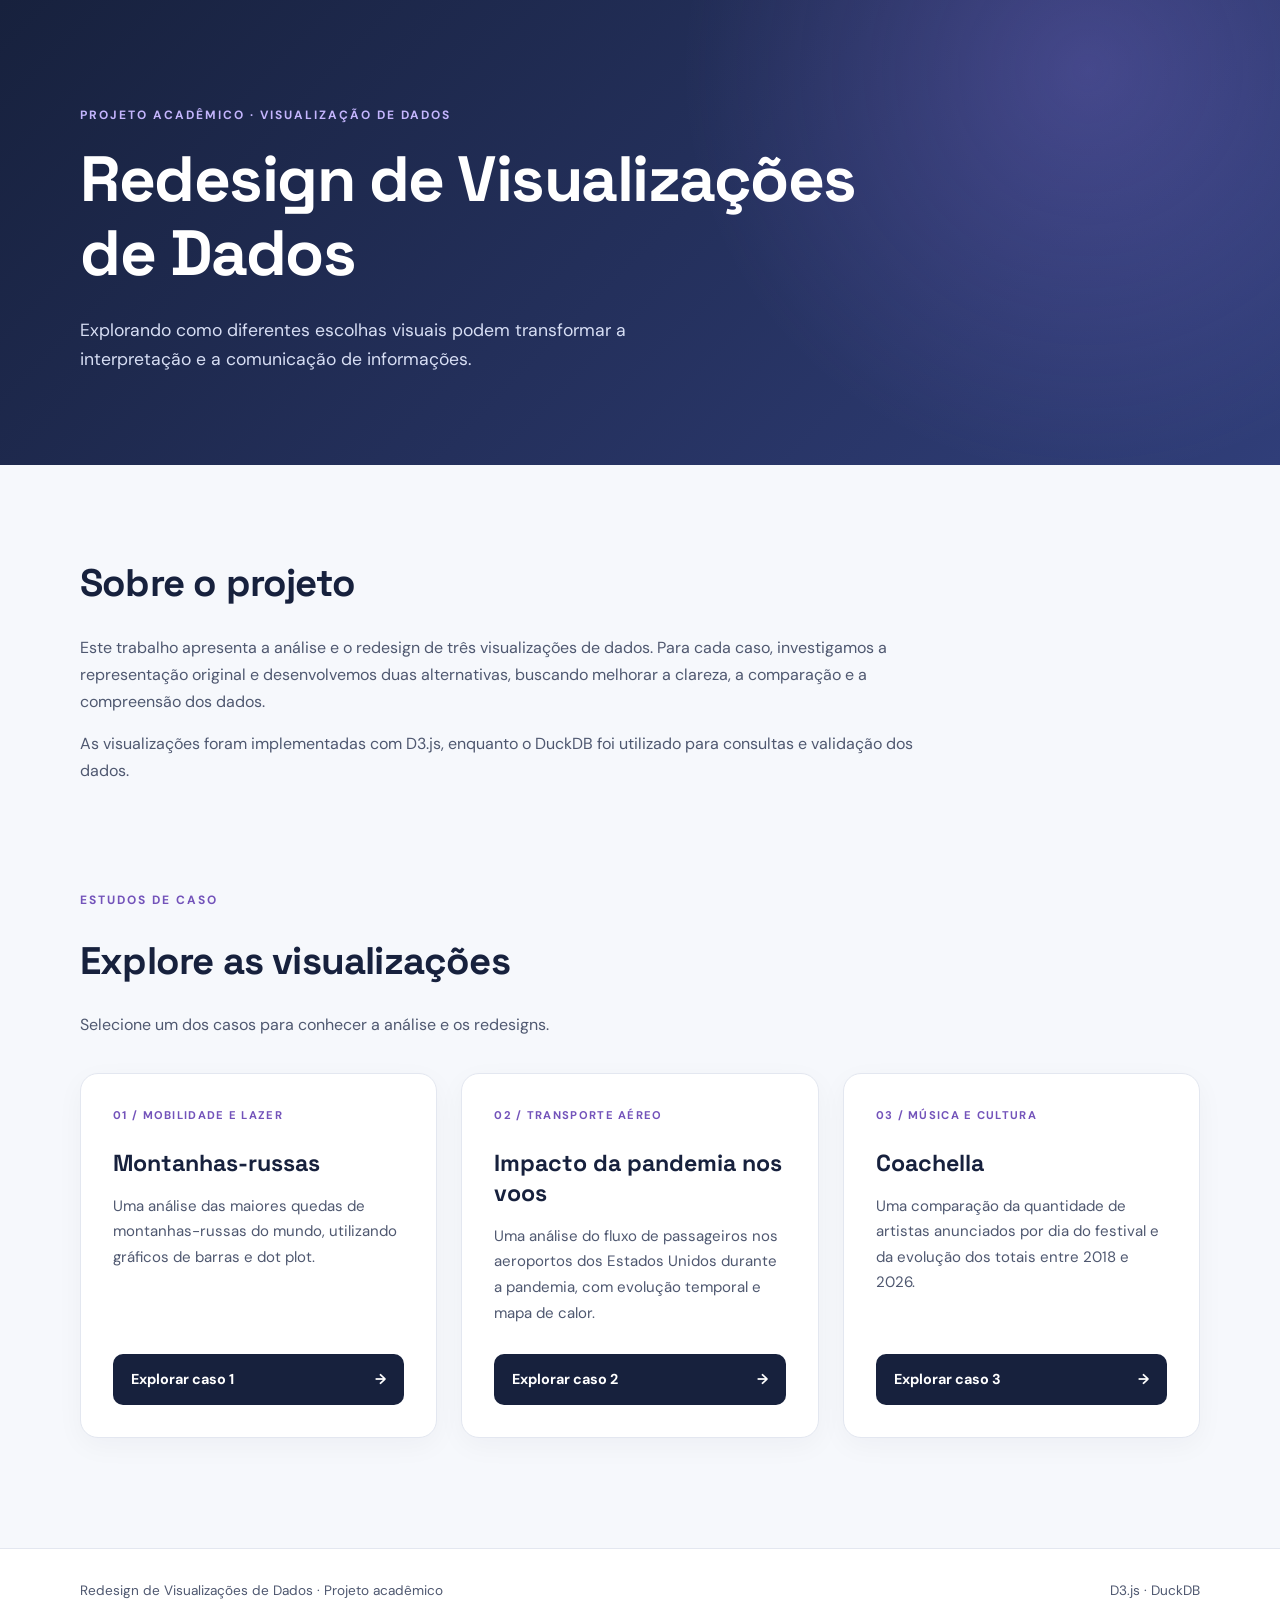
<file: index.html>
<!doctype html>
<html lang="pt-BR">
  <head>
    <meta charset="UTF-8" />
    <meta name="viewport" content="width=device-width, initial-scale=1.0" />
    <title>Redesign de Visualizações de Dados</title>

    <link rel="stylesheet" href="css/home.css" />
  </head>
  <body>
    <header class="cabecalho">
      <div class="container">
        <span class="etiqueta">Projeto Acadêmico · Visualização de Dados</span>
        <h1>Redesign de Visualizações de Dados</h1>
        <p>
          Explorando como diferentes escolhas visuais podem transformar a
          interpretação e a comunicação de informações.
        </p>
      </div>
    </header>

    <main>
      <section class="introducao container">
        <h2>Sobre o projeto</h2>
        <p>
          Este trabalho apresenta a análise e o redesign de três visualizações
          de dados. Para cada caso, investigamos a representação original e
          desenvolvemos duas alternativas, buscando melhorar a clareza, a
          comparação e a compreensão dos dados.
        </p>
        <p>
          As visualizações foram implementadas com D3.js, enquanto o DuckDB foi
          utilizado para consultas e validação dos dados.
        </p>
      </section>

      <section class="casos container">
        <div class="titulo-secao">
          <span class="etiqueta">Estudos de caso</span>
          <h2>Explore as visualizações</h2>
          <p>Selecione um dos casos para conhecer a análise e os redesigns.</p>
        </div>

        <div class="grade-casos">
          <article class="card-caso">
            <span class="numero-caso">01 / MOBILIDADE E LAZER</span>
            <h3>Montanhas-russas</h3>
            <p>
              Uma análise das maiores quedas de montanhas-russas do mundo,
              utilizando gráficos de barras e dot plot.
            </p>
            <a href="casos/caso1.html" class="botao-caso">
              Explorar caso 1 <span aria-hidden="true">→</span>
            </a>
          </article>

          <article class="card-caso">
            <span class="numero-caso">02 / TRANSPORTE AÉREO</span>
            <h3>Impacto da pandemia nos voos</h3>
            <p>
              Uma análise do fluxo de passageiros nos aeroportos dos Estados
              Unidos durante a pandemia, com evolução temporal e mapa de calor.
            </p>
            <a href="casos/caso2.html" class="botao-caso">
              Explorar caso 2 <span aria-hidden="true">→</span>
            </a>
          </article>

          <article class="card-caso">
            <span class="numero-caso">03 / MÚSICA E CULTURA</span>
            <h3>Coachella</h3>
            <p>
              Uma comparação da quantidade de artistas anunciados por dia do
              festival e da evolução dos totais entre 2018 e 2026.
            </p>
            <a href="casos/caso3.html" class="botao-caso">
              Explorar caso 3 <span aria-hidden="true">→</span>
            </a>
          </article>
        </div>
      </section>
    </main>

    <footer class="rodape">
      <div class="container">
        <p>Redesign de Visualizações de Dados · Projeto acadêmico</p>
        <p>D3.js · DuckDB</p>
      </div>
    </footer>
  </body>
</html>
</file>
<file: css/home.css>
@import url("https://fonts.googleapis.com/css2?family=DM+Sans:wght@400;500;600;700&family=Space+Grotesk:wght@400;500;600;700&display=swap");

:root {
  --fundo: #f6f8fc;
  --branco: #ffffff;
  --azul-escuro: #17213d;
  --azul: #4056b5;
  --roxo: #7353ba;
  --texto: #4f5870;
  --borda: #e3e7f0;
}

* {
  margin: 0;
  padding: 0;
  box-sizing: border-box;
}

body {
  font-family: "DM Sans", sans-serif;
  background: var(--fundo);
  color: var(--azul-escuro);
  line-height: 1.7;
}

.container {
  width: min(1120px, 90%);
  margin: 0 auto;
}

/* CABEÇALHO */

.cabecalho {
  padding: 100px 0 90px;
  color: var(--branco);
  background:
    radial-gradient(
      circle at 85% 15%,
      rgba(156, 131, 255, 0.25),
      transparent 35%
    ),
    linear-gradient(135deg, #17213d, #303e79);
}

.etiqueta {
  display: inline-block;
  font-size: 0.75rem;
  font-weight: 700;
  letter-spacing: 2px;
  text-transform: uppercase;
  color: var(--roxo);
  margin-bottom: 18px;
}

.cabecalho .etiqueta {
  color: #c4b5fd;
}

.cabecalho h1 {
  font-family: "Space Grotesk", sans-serif;
  font-size: clamp(2.5rem, 5vw, 4.2rem);
  line-height: 1.15;
  letter-spacing: -1.5px;
  max-width: 800px;
  margin-bottom: 25px;
}

.cabecalho p {
  max-width: 650px;
  font-size: 1.1rem;
  color: #d7def4;
}

/* INTRODUÇÃO */

.introducao {
  padding: 85px 0 50px;
}

.introducao h2,
.titulo-secao h2 {
  font-family: "Space Grotesk", sans-serif;
  font-size: clamp(1.8rem, 3vw, 2.4rem);
  letter-spacing: -0.8px;
  margin-bottom: 18px;
}

.introducao p {
  max-width: 850px;
  color: var(--texto);
  margin-bottom: 15px;
}

/* CASOS */

.casos {
  padding: 35px 0 110px;
}

.titulo-secao {
  margin-bottom: 35px;
}

.titulo-secao p {
  color: var(--texto);
}

.grade-casos {
  display: grid;
  grid-template-columns: repeat(3, minmax(0, 1fr));
  gap: 24px;
}

.card-caso {
  display: flex;
  flex-direction: column;
  padding: 32px;
  min-height: 340px;
  background: var(--branco);
  border: 1px solid var(--borda);
  border-radius: 18px;
  box-shadow: 0 8px 28px rgba(23, 33, 61, 0.04);
  transition:
    transform 0.25s ease,
    box-shadow 0.25s ease;
}

.card-caso:hover {
  transform: translateY(-6px);
  box-shadow: 0 18px 40px rgba(23, 33, 61, 0.1);
}

.numero-caso {
  font-size: 0.7rem;
  font-weight: 700;
  letter-spacing: 1.3px;
  color: var(--roxo);
  margin-bottom: 22px;
}

.card-caso h3 {
  font-family: "Space Grotesk", sans-serif;
  font-size: 1.45rem;
  line-height: 1.3;
  margin-bottom: 16px;
}

.card-caso p {
  color: var(--texto);
  font-size: 0.94rem;
  margin-bottom: 28px;
}

.botao-caso {
  display: flex;
  align-items: center;
  justify-content: space-between;
  gap: 12px;
  margin-top: auto;
  padding: 13px 18px;
  border-radius: 10px;
  background: var(--azul-escuro);
  color: var(--branco);
  text-decoration: none;
  font-size: 0.9rem;
  font-weight: 700;
  transition: background 0.2s ease;
}

.botao-caso:hover {
  background: var(--azul);
}

.botao-caso:focus-visible {
  outline: 3px solid var(--roxo);
  outline-offset: 3px;
}

/* RODAPÉ */

.rodape {
  padding: 30px 0;
  border-top: 1px solid var(--borda);
  background: var(--branco);
}

.rodape .container {
  display: flex;
  justify-content: space-between;
  gap: 15px;
}

.rodape p {
  font-size: 0.85rem;
  color: var(--texto);
}

/* RESPONSIVIDADE */

@media (max-width: 900px) {
  .grade-casos {
    grid-template-columns: repeat(2, minmax(0, 1fr));
  }
}

@media (max-width: 600px) {
  .cabecalho {
    padding: 75px 0;
  }

  .introducao {
    padding-top: 60px;
  }

  .casos {
    padding-bottom: 70px;
  }

  .grade-casos {
    grid-template-columns: 1fr;
  }

  .card-caso {
    min-height: auto;
  }

  .rodape .container {
    flex-direction: column;
  }
}

@media (prefers-reduced-motion: reduce) {
  .card-caso,
  .botao-caso {
    transition: none;
  }
}
</file>
